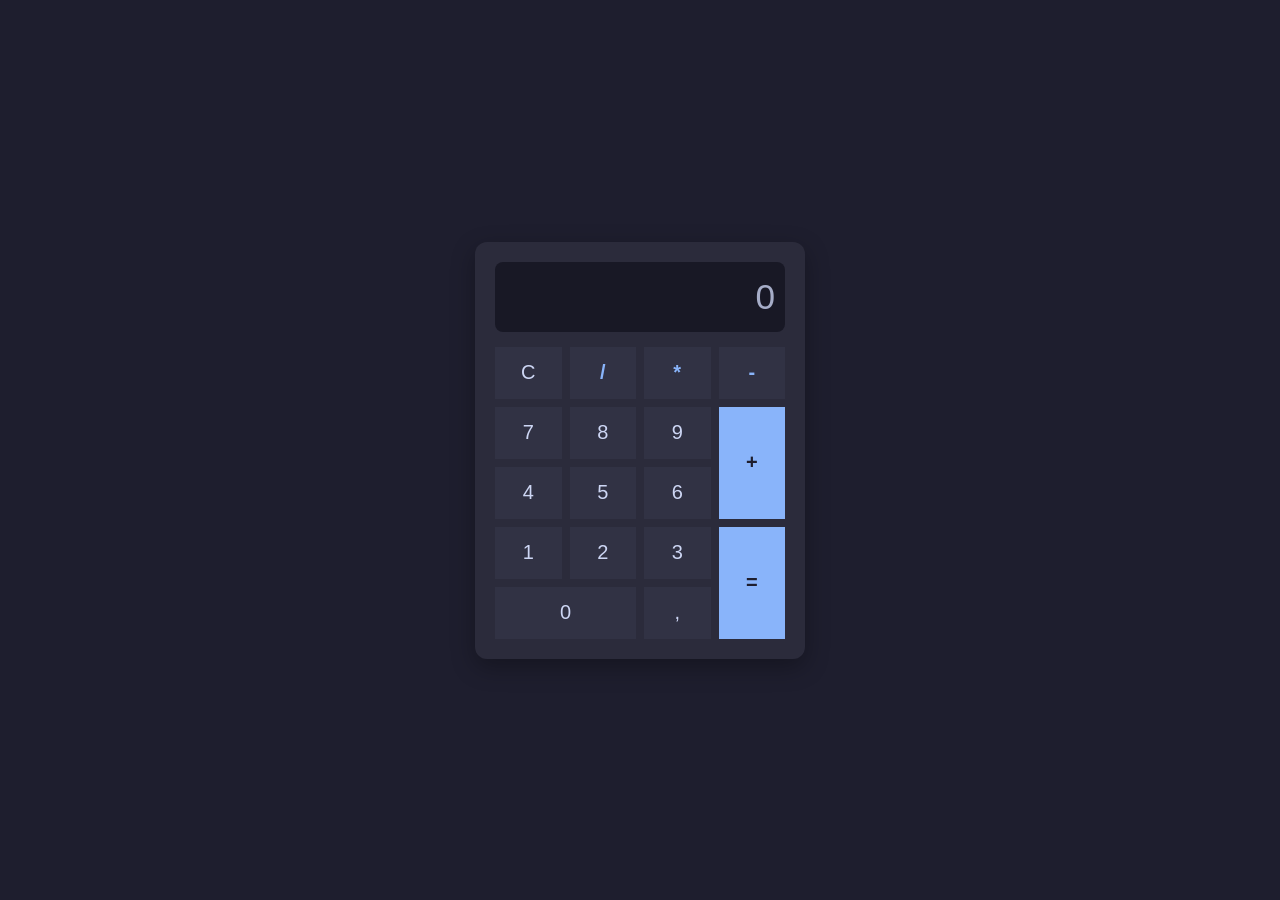
<file: calculadora/index.html>
<!DOCTYPE html>
<html lang="pt-BR">
<head>
    <meta charset="UTF-8">
    <meta name="viewport" content="width=device-width, initial-scale=1.0">
    <link rel="stylesheet" href="style.css">
    <title>Calculadora</title>
</head>
<body>
    <div class="calculadora">
        <div class="visor">0</div>
        <div class="teclas">
            <button>C</button>
            <button class="op">/</button>
            <button class="op">*</button>
            <button class="op">-</button>
            <button>7</button>
            <button>8</button>
            <button>9</button>
            <button class="alto">+</button>
            <button>4</button>
            <button>5</button>
            <button>6</button>
            <button>1</button>
            <button>2</button>
            <button>3</button>
            <button class="alto">=</button>
            <button class="largo">0</button>
            <button>,</button>
        </div>
    </div>       
</body>
</html>
</file>
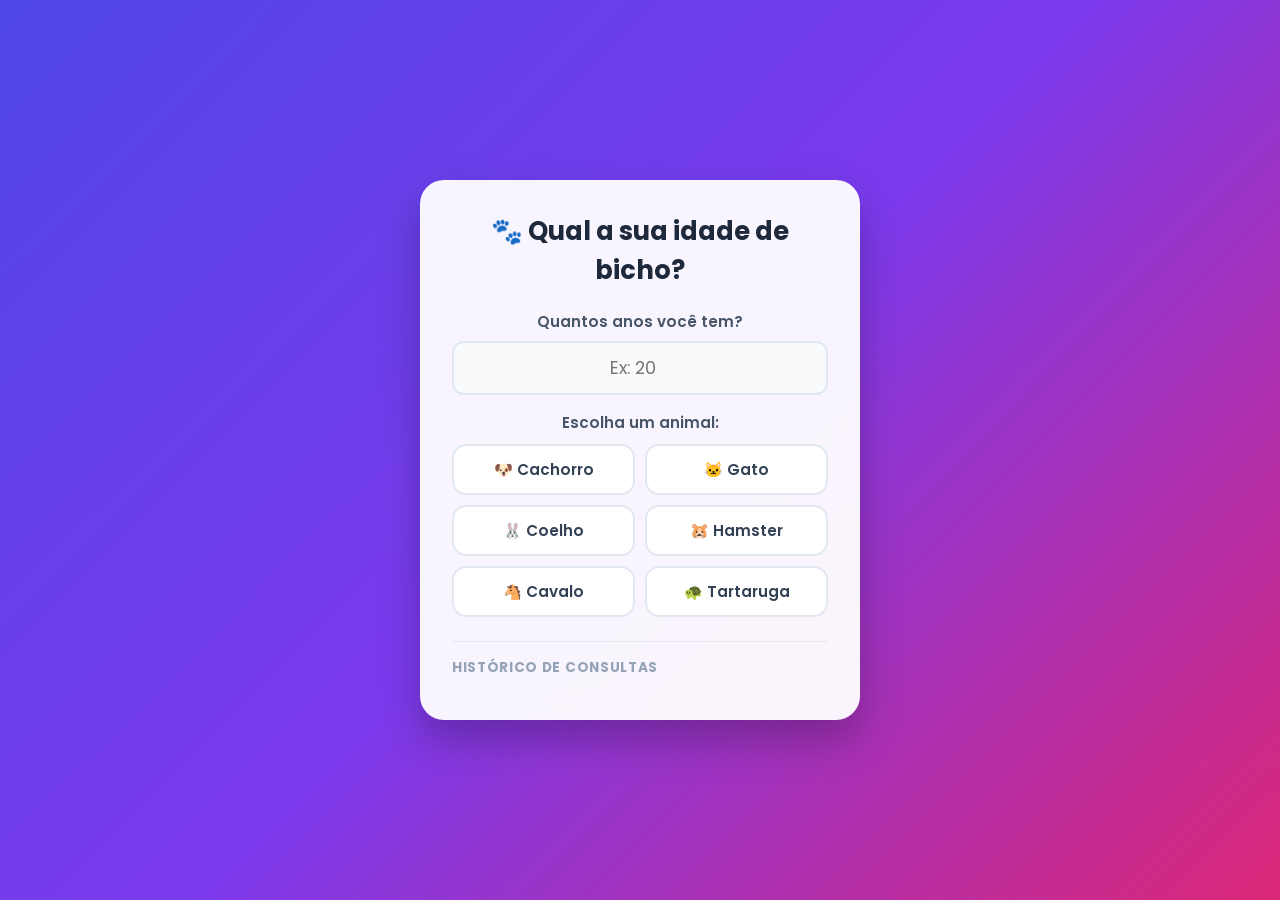
<file: calcularIDADE/index.html>
<!DOCTYPE html>
<html lang="pt-BR">
<head>
    <meta charset="UTF-8">
    <meta name="viewport" content="width=device-width, initial-scale=1.0">
    <title>Idade de Bicho 🐾</title>
    <link rel="stylesheet" href="style.css">
</head>
<body>
    <div class="caixa">
        <h1>🐾 Qual a sua idade de bicho?</h1>
        
        <label for="idade">Quantos anos você tem?</label>
        <input id="idade" type="number" min="1" max="120" placeholder="Ex: 20">

        <p>Escolha um animal:</p>
        <div class="botoes">
            <button data-animal="Cachorro">🐶 Cachorro</button>
            <button data-animal="Gato">🐱 Gato</button>
            <button data-animal="Coelho">🐰 Coelho</button>
            <button data-animal="Hamster">🐹 Hamster</button>
            <button data-animal="Cavalo">🐴 Cavalo</button>
            <button data-animal="Tartaruga">🐢 Tartaruga</button>
        </div>

        <div id="resultado"></div>

        <div class="historico-container">
            <h3>Histórico de Consultas</h3>
            <ul id="historico"></ul>
        </div>
    </div>

    <script src="script.js"></script>
</body>
</html>
</file>
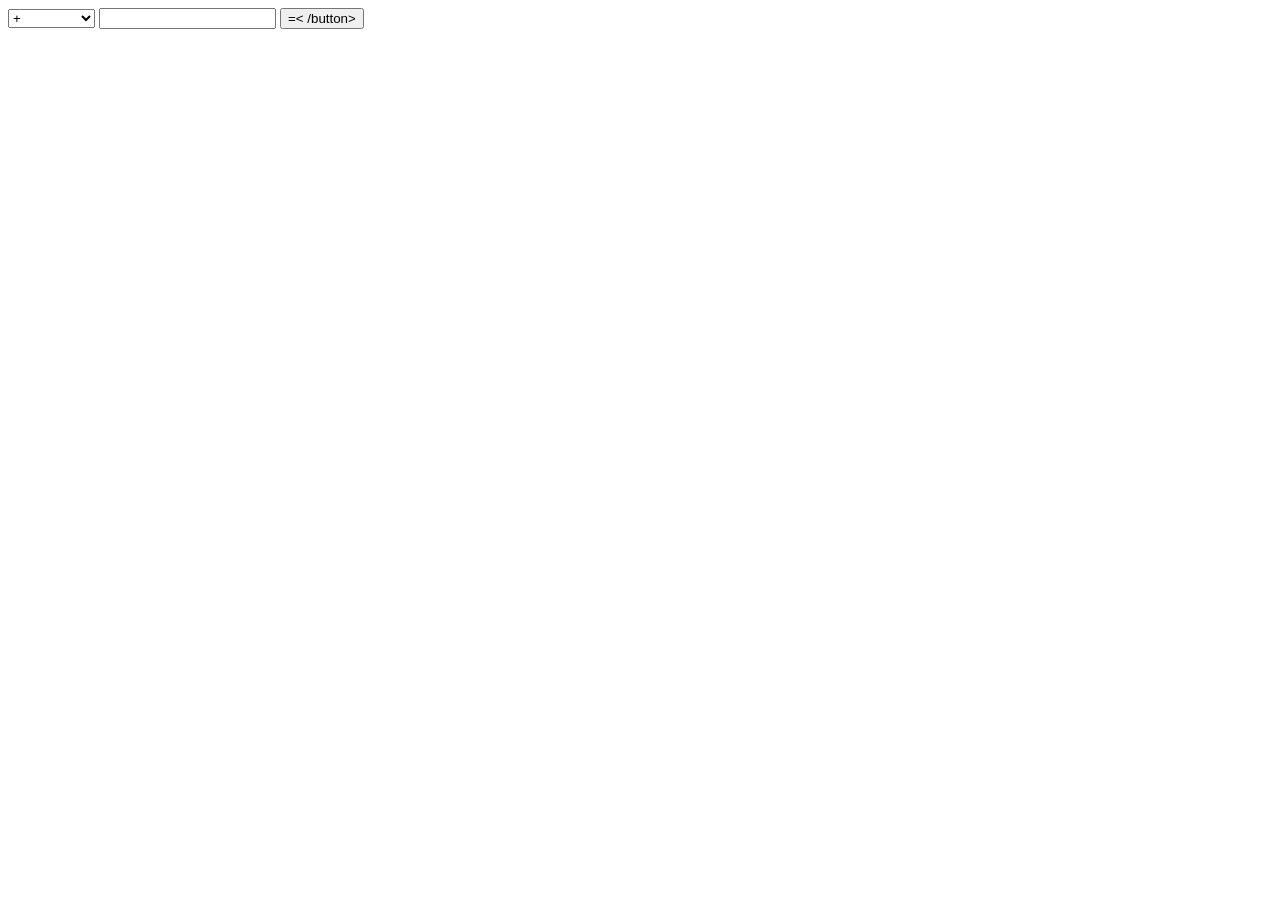
<file: capturandoEventocomJS/index.html>
<!DOCTYPE html>
<html lang="en">

<head>
    <meta charset="UTF-8">
    <meta name="viewport" content="width=device-width, initial-scale=1.0">
    <title>Formulário com JS</title>
    <link rel="stylesheet" href="script.js">
</head>

<body>
    <form id-"calc">
        <imput id="n1" type="number">
            <select id="op">
                <option>+</aption>
                <option> -< /option>
                <option> *< /aption>
                <option>/</option>
            </select>
            <input id="n2" type="number">
            <button type-"subnit"> =< /button>
                    <output id="resultado"></output>
    </form>
</body>

</html>
</file>
<file: calculadora/style.css>
* {
    box-sizing: border-box;
    margin: 0;
    padding: 0;
    font-family: Arial,sans-serif;
}
body {
    display: flex;
    justify-content: center;
    align-items: center;
    min-height: 100vh;
    background-color: #1e1e2e;
}

.calculadora {
    background-color: #2b2b3b;
    padding: 20px;
    border-radius: 12px;
    box-shadow: 0 8px 24px rgba(0, 0, 0, 0.3);
    width: 330px;
}

.visor {
    background-color: #181825;
    color: #a6adc8;
    font-size: 2.2rem;
    text-align: right;
    padding: 15px 10px;
    border-radius: 8px;
    margin-bottom: 15px;
    overflow: hidden;
}

.teclas {
    display: grid;
    grid-template-columns: 1fr 1fr 1fr 1fr;
    grid-auto-flow: dense;
    gap: 8px;
}

button {
  background-color: #313244;
  color: #cdd6f4;
  font-size: 20px;
  border: none;
  height: 52px;
}

.op {
  color: #89b4fa;
  font-weight: bold;
}

.largo {
  grid-column: span 2;
}

.alto {
  grid-row: span 2;   
  height: 100%;    
  background-color: #89b4fa;
  color: #1e1e2e;
  font-weight: bold;
}

.alto:hover {
  background-color: #b4befe;
}
</file>
<file: calcularIDADE/style.css>
@import url('https://fonts.googleapis.com/css2?family=Poppins:wght@400;600;700&display=swap');

* {
    margin: 0;
    padding: 0;
    box-sizing: border-box;
    font-family: 'Poppins', sans-serif;
}

body {
    min-height: 100vh;
    background: linear-gradient(135deg, #4f46e5 0%, #7c3aed 50%, #db2777 100%);
    display: flex;
    justify-content: center;
    align-items: center;
    padding: 20px;
}

.caixa {
    background: rgba(255, 255, 255, 0.95);
    backdrop-filter: blur(12px);
    border-radius: 24px;
    padding: 32px;
    max-width: 440px;
    width: 100%;
    box-shadow: 0 20px 40px rgba(0, 0, 0, 0.25);
    text-align: center;
}

.caixa h1 {
    color: #1e293b;
    font-size: 1.6rem;
    font-weight: 700;
    margin-bottom: 20px;
}

label, .caixa p {
    display: block;
    color: #475569;
    font-size: 0.95rem;
    font-weight: 600;
    margin: 16px 0 8px 0;
}

input[type="number"] {
    width: 100%;
    padding: 12px 16px;
    border: 2px solid #e2e8f0;
    border-radius: 12px;
    font-size: 1.1rem;
    text-align: center;
    outline: none;
    transition: all 0.25s ease;
    color: #1e293b;
    background: #f8fafc;
}

input[type="number"]:focus {
    border-color: #7c3aed;
    background: #ffffff;
    box-shadow: 0 0 0 4px rgba(124, 58, 237, 0.15);
}

.botoes {
    display: grid;
    grid-template-columns: repeat(2, 1fr);
    gap: 10px;
    margin-top: 10px;
}

.botoes button {
    background: #ffffff;
    border: 2px solid #e2e8f0;
    border-radius: 14px;
    padding: 12px 8px;
    font-size: 0.95rem;
    font-weight: 600;
    color: #334155;
    cursor: pointer;
    transition: all 0.2s ease;
    display: flex;
    align-items: center;
    justify-content: center;
    gap: 6px;
}

.botoes button:hover {
    background: #7c3aed;
    color: #ffffff;
    border-color: #7c3aed;
    transform: translateY(-2px);
    box-shadow: 0 6px 16px rgba(124, 58, 237, 0.3);
}

.botoes button:active {
    transform: translateY(0);
}

#resultado {
    margin-top: 20px;
    padding: 16px;
    border-radius: 14px;
    font-size: 1rem;
    font-weight: 600;
    display: none;
    animation: surgimento 0.3s cubic-bezier(0.175, 0.885, 0.32, 1.275);
}

#resultado.sucesso {
    display: block;
    background: #f0fdf4;
    border: 1px solid #bbf7d0;
    color: #166534;
}

#resultado.erro {
    display: block;
    background: #fef2f2;
    border: 1px solid #fecaca;
    color: #991b1b;
}

.historico-container {
    margin-top: 24px;
    text-align: left;
    border-top: 1px solid #e2e8f0;
    padding-top: 16px;
}

.historico-container h3 {
    font-size: 0.85rem;
    color: #94a3b8;
    text-transform: uppercase;
    letter-spacing: 0.05em;
    margin-bottom: 10px;
}

#historico {
    list-style: none;
    max-height: 140px;
    overflow-y: auto;
    display: flex;
    flex-direction: column;
    gap: 6px;
}

#historico li {
    background: #f8fafc;
    border: 1px solid #f1f5f9;
    padding: 8px 12px;
    border-radius: 10px;
    font-size: 0.85rem;
    color: #475569;
    animation: surgimento 0.2s ease;
}

@keyframes surgimento {
    from { opacity: 0; transform: translateY(6px); }
    to { opacity: 1; transform: translateY(0); }
}
</file>
